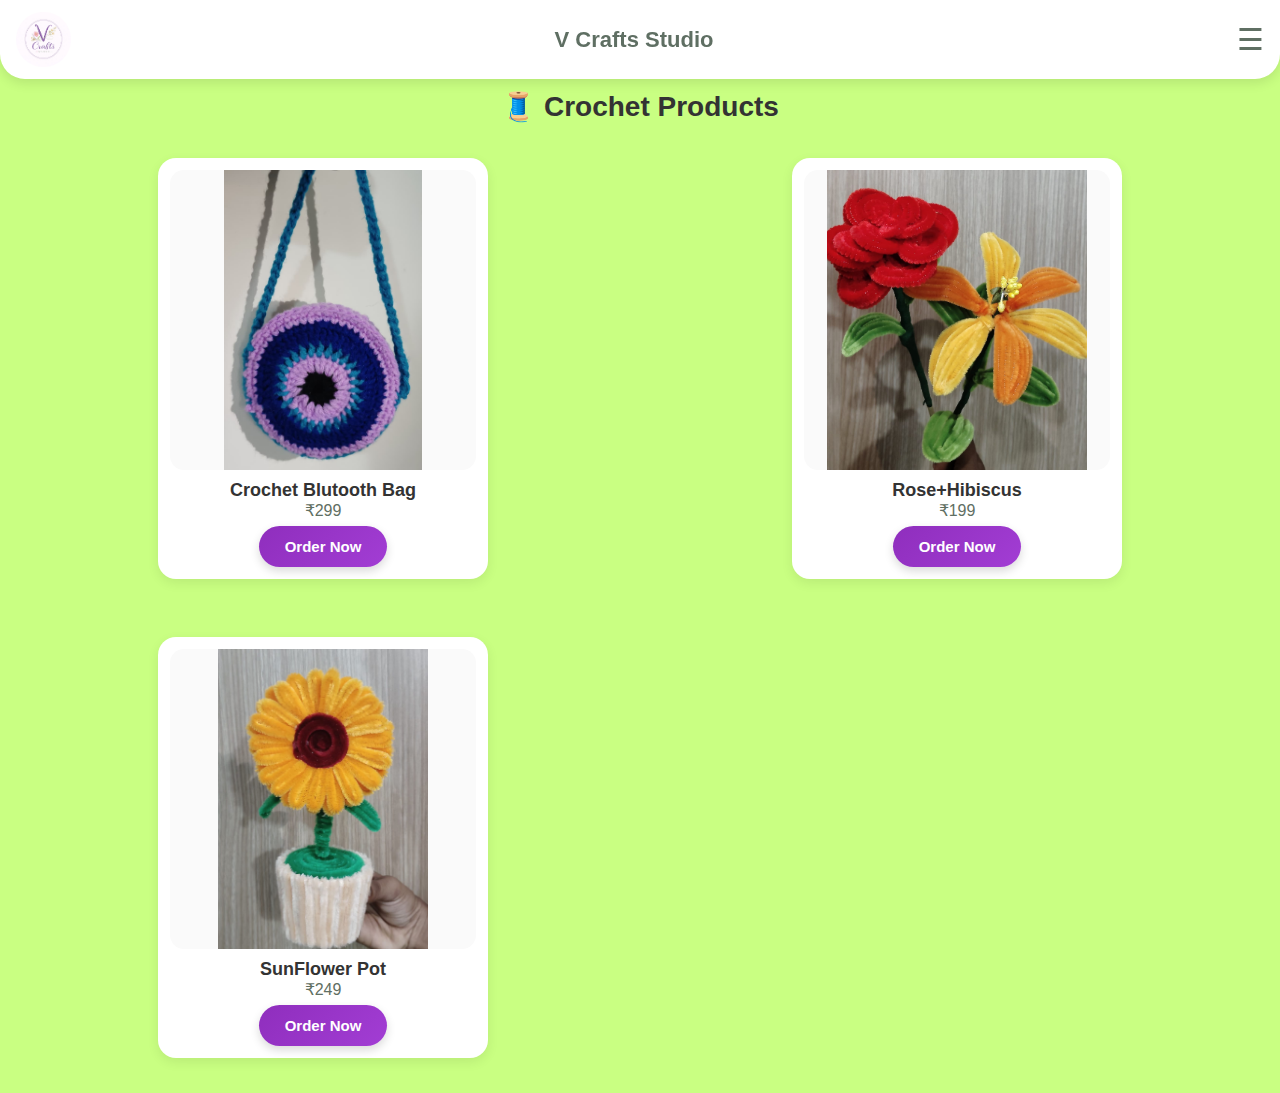
<file: crochet-products.html>
<!DOCTYPE html>
<html lang="en">
<head>
  <meta charset="UTF-8">
    <meta name="viewport" content="width=device-width, initial-scale=1.0">
  <title>Crochet Products | V Crafts Studio</title>
  <link rel="stylesheet" href="style.css">
</head>

<body>

<header class="mobile-header">

  <img src="images/logo.png" class="mobile-logo">

  <div class="center-title">V Crafts Studio</div>

  <!-- HAMBURGER ICON -->
  <div class="hamburger" onclick="toggleMenu()">☰</div>

</header>

<!-- DROPDOWN MENU -->
<nav id="dropdown" class="dropdown-menu">
  <a href="index.html#shop">🛍 Shop</a>
  <a href="index.html#play">🧩 Play</a>
  <a href="index.html#order">🛒 Order</a>
  <a href="index.html#contact">✉ Contact</a>
  <a href="reviews.html" class="btn reviews-btn">⭐ Reviews</a>
</nav>
<!-- PAGE TITLE -->
<h2 class="page-title">🧵 Crochet Products</h2>

<!-- PRODUCTS GRID -->
<div class="products-grid">

  <!-- PRODUCT 1 -->
  <div class="more-product-card">
        <img src="images/p6.jpg.jpeg" class="mp-img">
        <h3 class="mp-name">Crochet Blutooth Bag</h3>
        <p class="mp-price">₹299</p>
        <button class="order-btn" onclick="orderFromOtherPage('Crochet Blutooth Bag', 299)">Order Now</button>
    </div>


    <!-- PRODUCT 2 -->
    <div class="more-product-card">
        <img src="images/p8.jpg.jpeg" class="mp-img">
        <h3 class="mp-name">Rose+Hibiscus</h3>
        <p class="mp-price">₹199</p>
        <button class="order-btn" onclick="orderFromOtherPage('Crochet Blutooth Bag', 199)">Order Now</button>
    </div>

    <!-- PRODUCT 3 -->
    <div class="more-product-card">
        <img src="images/p16.jpg.jpeg" class="mp-img">
        <h3 class="mp-name">SunFlower Pot</h3>
        <p class="mp-price">₹249</p>
        <button class="order-btn" onclick="orderFromOtherPage('SunFlower Pot', 249)">Order Now</button>
    </div>
<script src="productsOrderRedirect.js"></script>

</body>
</html>
</file>
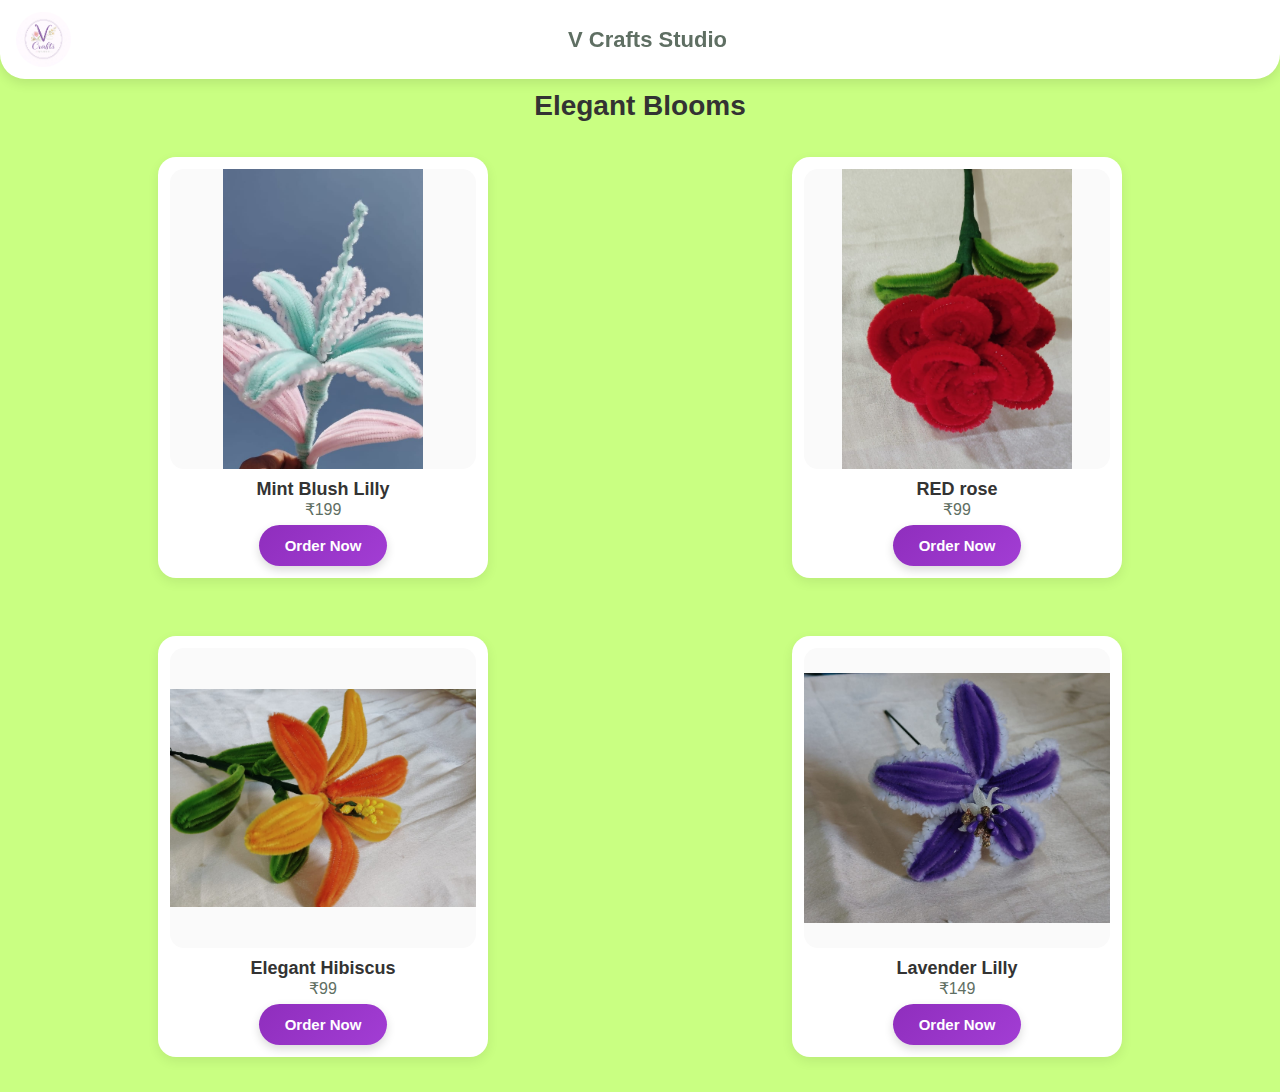
<file: ElegantBlooms.html>
<!DOCTYPE html>
<html lang="en">
<head>
  <meta charset="UTF-8">
    <meta name="viewport" content="width=device-width, initial-scale=1.0">
  <title>Elegant Blooms | V Crafts Studio</title>
  <link rel="stylesheet" href="style.css">
</head>

<body>

<!-- HEADER -->
<header class="mobile-header">

  <img src="images/logo.png" class="mobile-logo">

  <div class="center-title">V Crafts Studio</div>

  <!-- HAMBURGER ICON -->
  <div class="hamburger" onclick="toggleMenu()"></div>

</header>


<!-- PAGE TITLE -->
<h2 class="page-title">Elegant Blooms</h2>

<!-- PRODUCTS GRID -->
<div class="products-grid">

  <!-- PRODUCT 1 -->
    <div class="more-product-card">
        <img src="images/P5.jpeg" class="mp-img">
        <h3 class="mp-name">Mint Blush Lilly</h3>
        <p class="mp-price">₹199</p>
        <button class="order-btn" onclick="orderFromOtherPage('Mint Blush Lilly', 199)">Order Now</button>
    </div>

    <!-- PRODUCT 2 -->
    <div class="more-product-card">
        <img src="images/P4.jpeg" class="mp-img">
        <h3 class="mp-name">RED rose</h3>
        <p class="mp-price">₹99</p>
        <button class="order-btn" onclick="orderFromOtherPage('RED rose', 99)">Order Now</button>
    </div>

    <!-- PRODUCT 3 -->
    <div class="more-product-card">
        <img src="images/P6.jpeg" class="mp-img">
        <h3 class="mp-name">Elegant Hibiscus</h3>
        <p class="mp-price">₹99</p>
        <button class="order-btn" onclick="orderFromOtherPage('Elegant Hibiscus', 99)">Order Now</button>
    </div>

    <div class="more-product-card">
        <img src="images/P7.jpeg" class="mp-img">
        <h3 class="mp-name">Lavender Lilly</h3>
        <p class="mp-price">₹149</p>
        <button class="order-btn" onclick="orderFromOtherPage('Lavender Lilly', 149)">Order Now</button>
    </div>

<script src="productsOrderRedirect.js"></script>

</body>
</html>
</file>
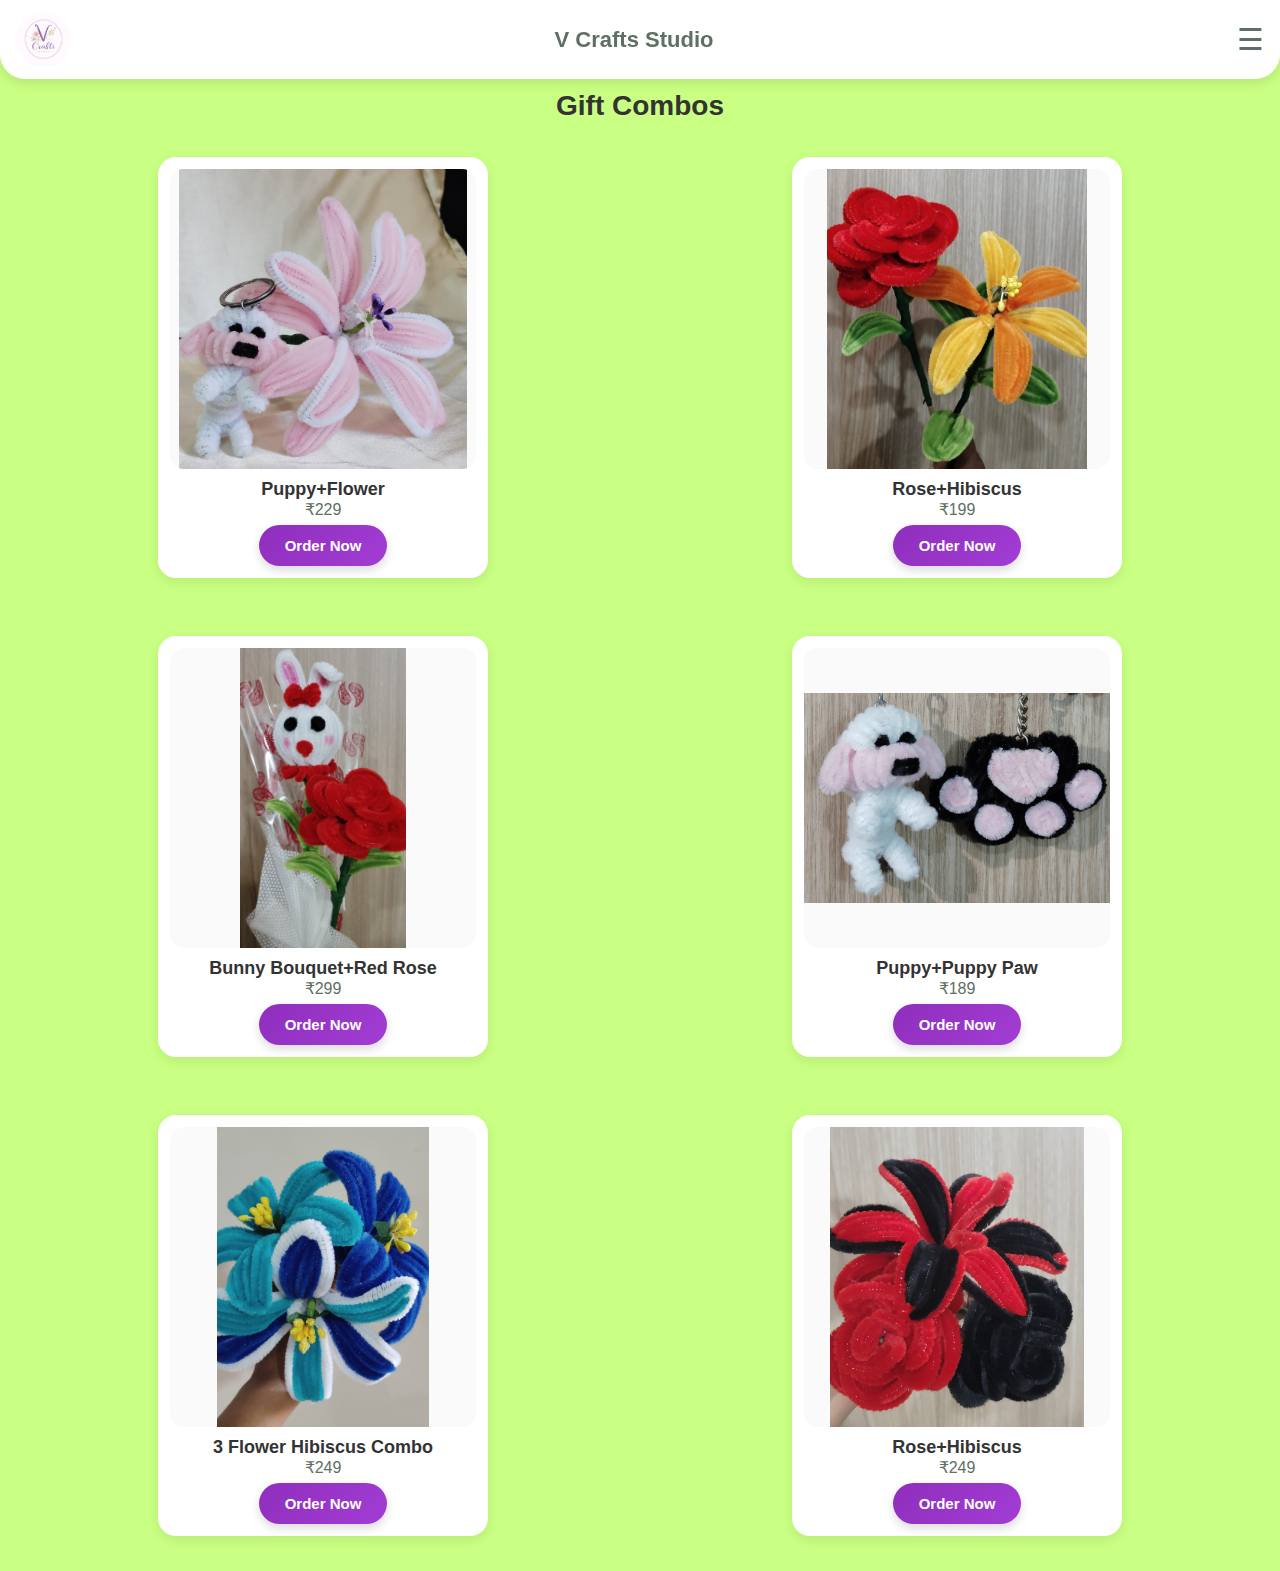
<file: gift-combos.html>
<!DOCTYPE html>
<html lang="en">
<head>
  <meta charset="UTF-8">
    <meta name="viewport" content="width=device-width, initial-scale=1.0">
  <title>Gift Combos | V Crafts Studio</title>
  <link rel="stylesheet" href="style.css">
</head>

<body>

<header class="mobile-header">

  <img src="images/logo.png" class="mobile-logo">

  <div class="center-title">V Crafts Studio</div>

  <!-- HAMBURGER ICON -->
  <div class="hamburger" onclick="toggleMenu()">☰</div>

</header>

<!-- DROPDOWN MENU -->
<nav id="dropdown" class="dropdown-menu">
  <a href="index.html#shop">🛍 Shop</a>
  <a href="index.html#play">🧩 Play</a>
  <a href="index.html#order">🛒 Order</a>
  <a href="index.html#contact">✉ Contact</a>
  <a href="reviews.html" class="btn reviews-btn">⭐ Reviews</a>
</nav>

<!-- PAGE TITLE -->
<h2 class="page-title">Gift Combos</h2>

<!-- PRODUCTS GRID -->
<div class="products-grid">

  <!-- PRODUCT 1 -->
    <div class="more-product-card">
        <img src="images/p7.jpg.jpeg" class="mp-img">
        <h3 class="mp-name">Puppy+Flower</h3>
        <p class="mp-price">₹229</p>
        <button class="order-btn" onclick="orderFromOtherPage('Puppy+Flower', 229)">Order Now</button>
    </div>

    <!-- PRODUCT 2 -->
    <div class="more-product-card">
        <img src="images/p8.jpg.jpeg" class="mp-img">
        <h3 class="mp-name">Rose+Hibiscus</h3>
        <p class="mp-price">₹199</p>
        <button class="order-btn" onclick="orderFromOtherPage('Rose+Hibiscus', 199)">Order Now</button>
    </div>

    <!-- PRODUCT 3 -->
    <div class="more-product-card">
        <img src="images/p9.jpg.jpeg" class="mp-img">
        <h3 class="mp-name">Bunny Bouquet+Red Rose</h3>
        <p class="mp-price">₹299</p>
        <button class="order-btn" onclick="orderFromOtherPage('Bunny Bouquet+Red Rose', 299)">Order Now</button>
    </div>

    <div class="more-product-card">
        <img src="images/p10.jpg.jpeg" class="mp-img">
        <h3 class="mp-name">Puppy+Puppy Paw</h3>
        <p class="mp-price">₹189</p>
        <button class="order-btn" onclick="orderFromOtherPage('Puppy+Puppy Paw', 189)">Order Now</button>
    </div>

    <div class="more-product-card">
        <img src="images/p11.jpg.jpeg" class="mp-img">
        <h3 class="mp-name">3 Flower Hibiscus Combo</h3>
        <p class="mp-price">₹249</p>
        <button class="order-btn" onclick="orderFromOtherPage('3 Flower Hibiscus Combo', 249)">Order Now</button>
    </div>

    <div class="more-product-card">
        <img src="images/p12.jpg.jpeg" class="mp-img">
        <h3 class="mp-name">Rose+Hibiscus</h3>
        <p class="mp-price">₹249</p>
        <button class="order-btn" onclick="orderFromOtherPage('Rose+Hibiscus', 249)">Order Now</button>
    </div>

<script src="productsOrderRedirect.js"></script>

</div>
</body>
</html>
</file>
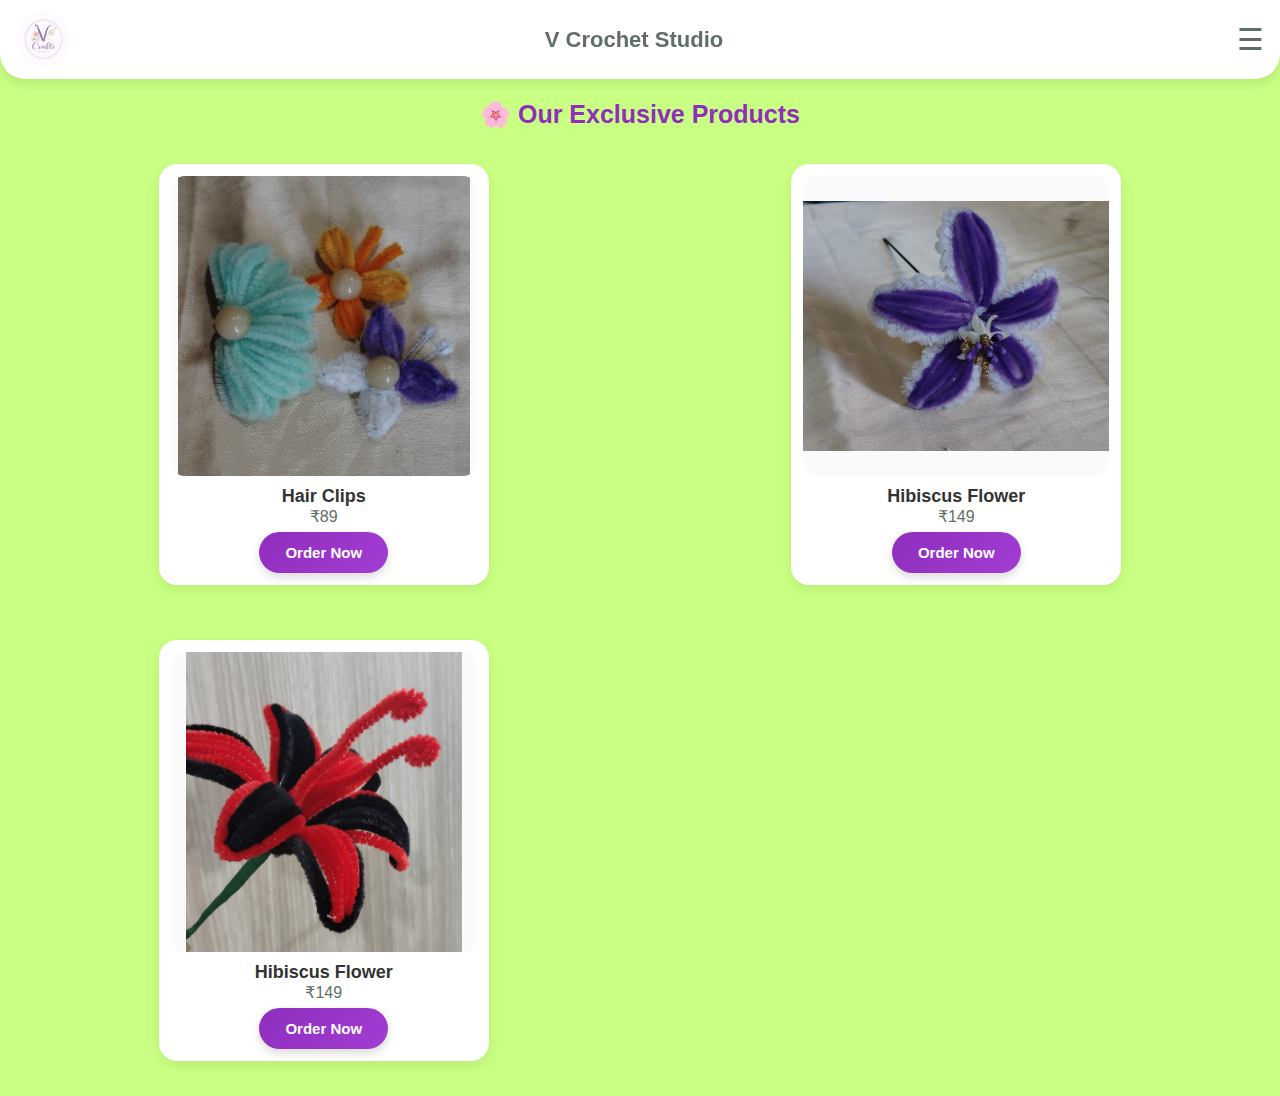
<file: more-products.html>
<!DOCTYPE html>
<html lang="en">
<head>
    <meta charset="UTF-8">
    <meta name="viewport" content="width=device-width, initial-scale=1.0">
    <title>More Products - V Crafts Studio</title>
    <link rel="stylesheet" href="style.css">
</head>

<body id="moreProductsPage">

<!-- SAME HEADER -->
<div class="mobile-header">
    <img src="images/logo.png" class="mobile-logo">
    <h2 class="center-title">V Crochet Studio</h2>
    <div class="hamburger" onclick="toggleMenu()">☰</div>
</div>

<div id="dropdown" class="dropdown-menu">
    <a href="index.html">Home</a>
    <a href="more-products.html">More Products</a>
    <a href="reviews.html">Reviews</a>
    <a href="https://wa.me/916360693160">WhatsApp</a>
</div>

<h1 class="extra-title">🌸 Our Exclusive Products </h1>

<!-- PRODUCT GRID -->
<div class="more-products-grid">

    <!-- PRODUCT 1 -->
    <div class="more-product-card">
        <img src="images/p18.jpg.jpeg" class="mp-img">
        <h3 class="mp-name">Hair Clips</h3>
        <p class="mp-price">₹89</p>
        <button class="order-btn" onclick="orderFromOtherPage('Hair Clips', 89)">Order Now</button>
    </div>

    <!-- PRODUCT 2 -->
    <div class="more-product-card">
        <img src="images/p19.jpg.jpeg" class="mp-img">
        <h3 class="mp-name">Hibiscus Flower</h3>
        <p class="mp-price">₹149</p>
        <button class="order-btn" onclick="orderFromOtherPage('Hibiscus Flower', 149)">Order Now</button>
    </div>
        
    <!-- PRODUCT 3 -->
    <div class="more-product-card">
        <img src="images/p20.jpg.jpeg" class="mp-img">
        <h3 class="mp-name">Hibiscus Flower</h3>
        <p class="mp-price">₹149</p>
        <button class="order-btn" onclick="orderFromOtherPage('Hibiscus Flower', 149)">Order Now</button>
    </div>

</div>

<script src="productsOrderRedirect.js"></script>

<link rel="stylesheet" href="style.css">
</body>
</html>
</file>
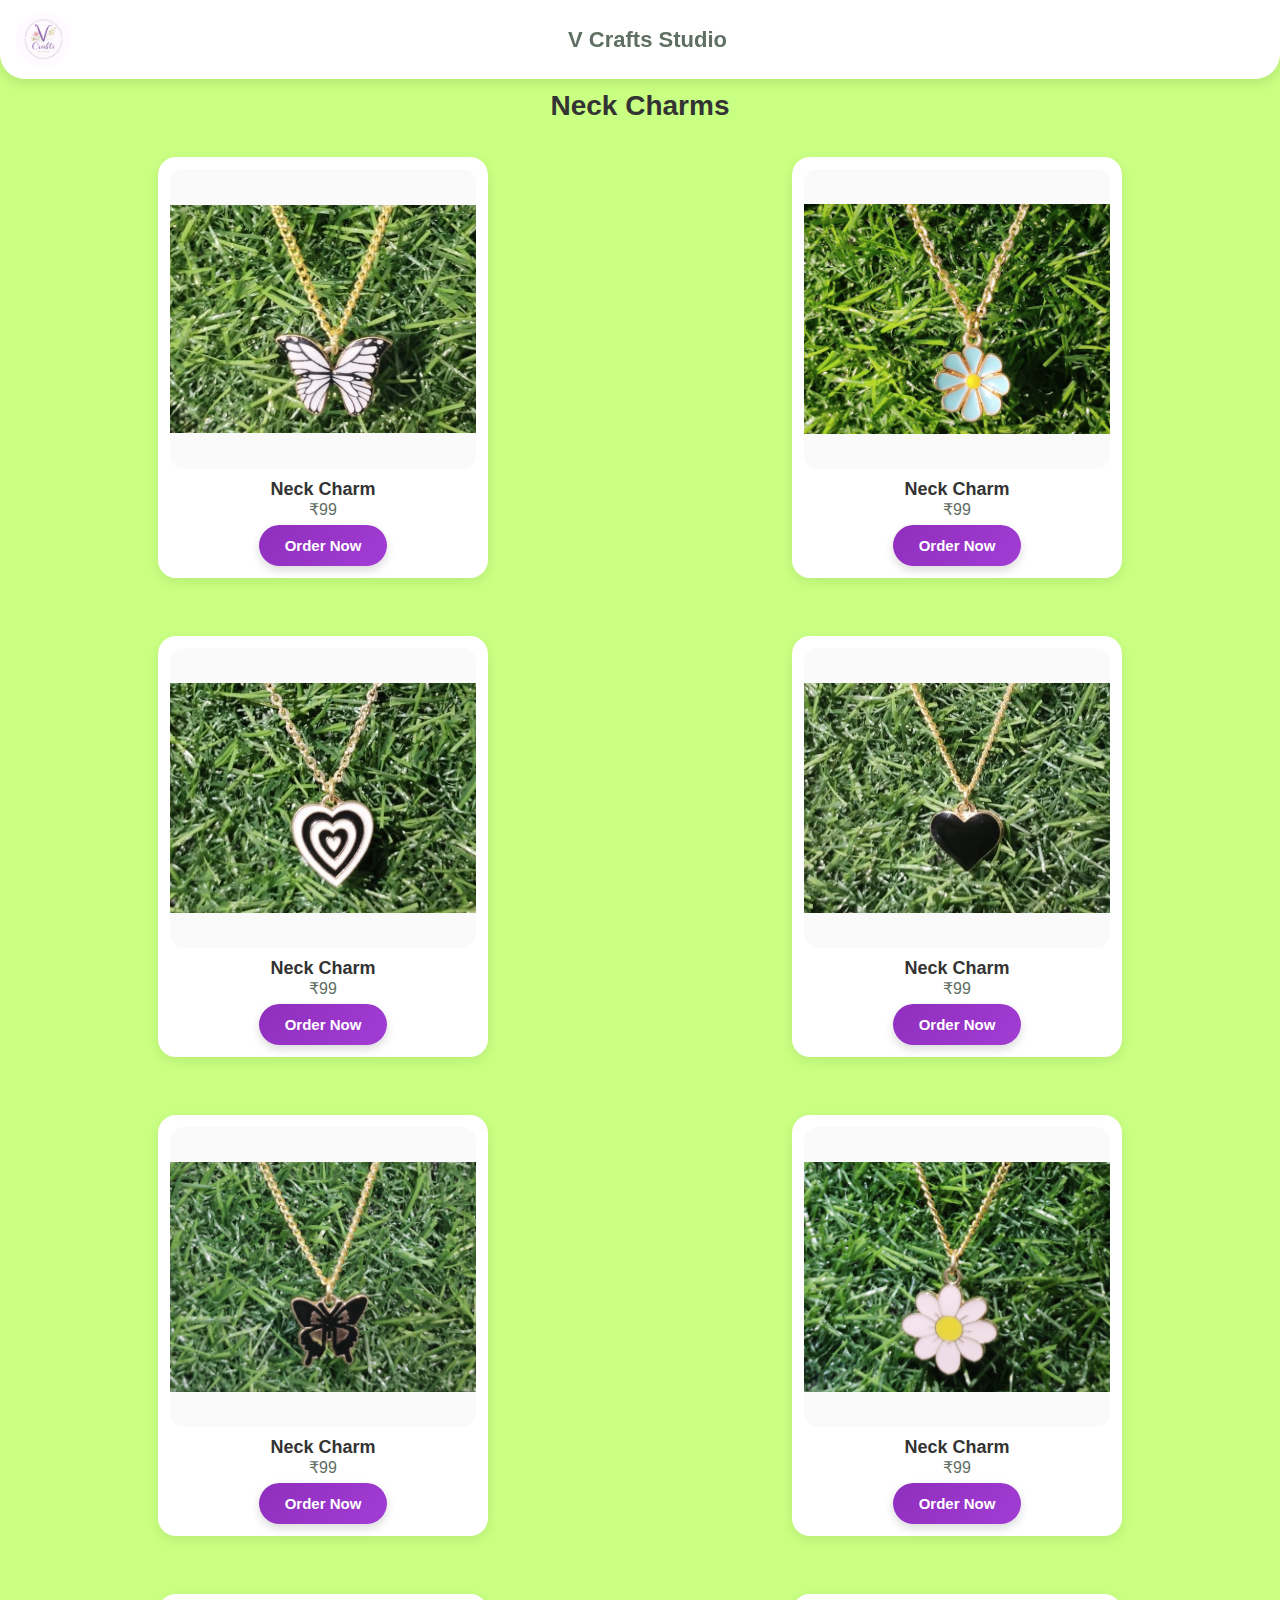
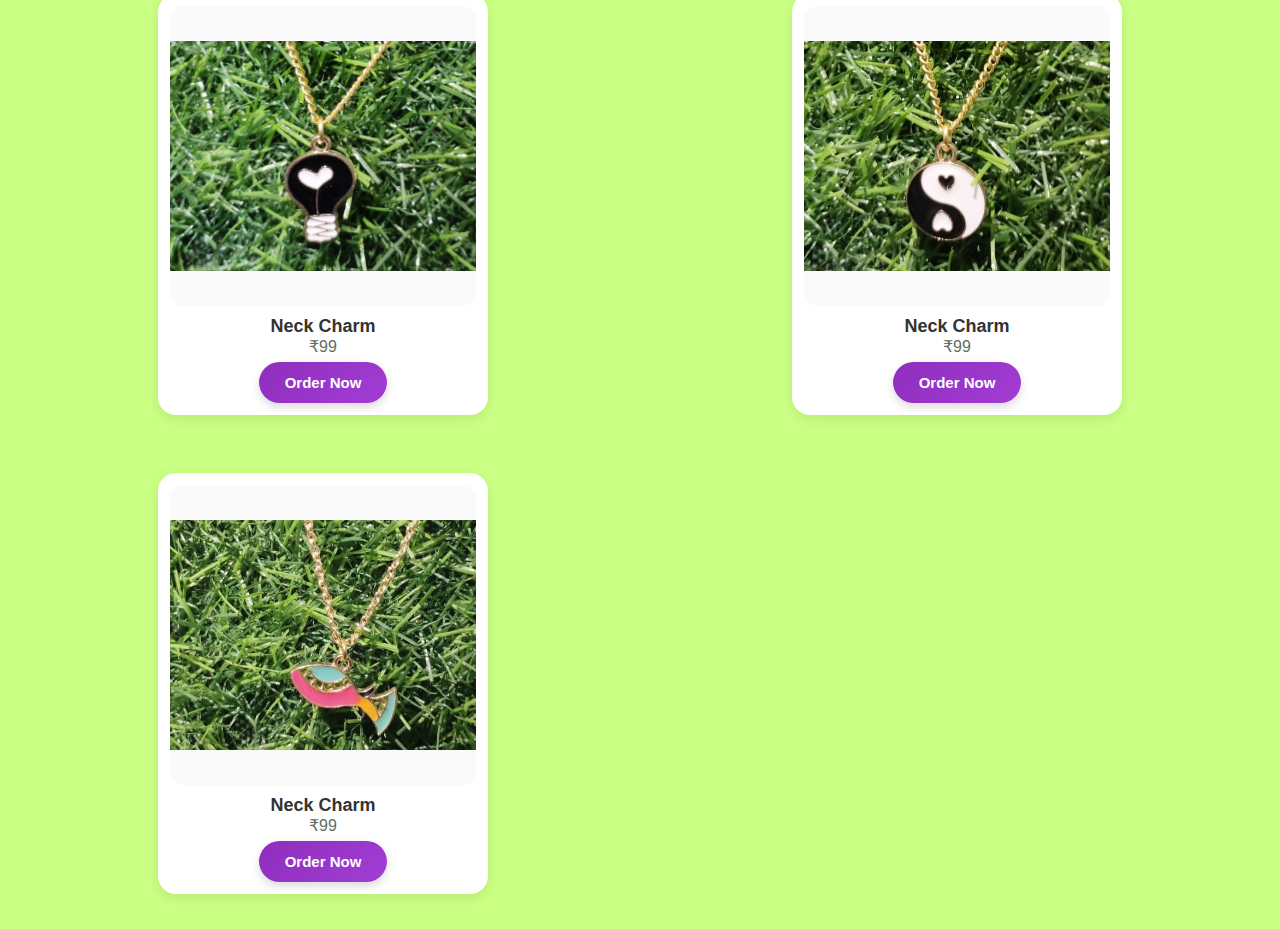
<file: NeckCharms.html>
<!DOCTYPE html>
<html lang="en">
<head>
  <meta charset="UTF-8">
    <meta name="viewport" content="width=device-width, initial-scale=1.0">
  <title>Neck Charms | V Crafts Studio</title>
  <link rel="stylesheet" href="style.css">
</head>

<body>

<header class="mobile-header">

  <img src="images/logo.png" class="mobile-logo">

  <div class="center-title">V Crafts Studio</div>

  <!-- HAMBURGER ICON -->
  <div class="hamburger" onclick="toggleMenu()"></div>

</header>


<!-- PAGE TITLE -->
<h2 class="page-title">Neck Charms</h2>

<!-- PRODUCTS GRID -->
<div class="products-grid">

  <!-- PRODUCT 1 -->
  <div class="more-product-card">
        <img src="images/C1.jpeg" class="mp-img">
        <h3 class="mp-name">Neck Charm</h3>
        <p class="mp-price">₹99</p>
        <button class="order-btn" onclick="orderFromOtherPage('Neck Charm', 99)">Order Now</button>
    </div>


    <!-- PRODUCT 2 -->
    <div class="more-product-card">
        <img src="images/C2.jpeg" class="mp-img">
        <h3 class="mp-name">Neck Charm</h3>
        <p class="mp-price">₹99</p>
        <button class="order-btn" onclick="orderFromOtherPage('Neck Charm', 99)">Order Now</button>
    </div>

    <!-- PRODUCT 3 -->
    <div class="more-product-card">
        <img src="images/C3.jpeg" class="mp-img">
        <h3 class="mp-name">Neck Charm</h3>
        <p class="mp-price">₹99</p>
        <button class="order-btn" onclick="orderFromOtherPage('Neck Charm', 99)">Order Now</button>
    </div>

    <!-- PRODUCT 4 -->
    <div class="more-product-card">
        <img src="images/C4.jpeg" class="mp-img">
        <h3 class="mp-name">Neck Charm</h3>
        <p class="mp-price">₹99</p>
        <button class="order-btn" onclick="orderFromOtherPage('Neck Charm', 99)">Order Now</button>
    </div>

    <!-- PRODUCT 5 -->
    <div class="more-product-card">
        <img src="images/C5.jpeg" class="mp-img">
        <h3 class="mp-name">Neck Charm</h3>
        <p class="mp-price">₹99</p>
        <button class="order-btn" onclick="orderFromOtherPage('Neck Charm', 99)">Order Now</button>
    </div>

    <!-- PRODUCT 6 -->
    <div class="more-product-card">
        <img src="images/C6.jpeg" class="mp-img">
        <h3 class="mp-name">Neck Charm</h3>
        <p class="mp-price">₹99</p>
        <button class="order-btn" onclick="orderFromOtherPage('Neck Charm', 99)">Order Now</button>
    </div>

    <!-- PRODUCT 8 -->
    <div class="more-product-card">
        <img src="images/C7.jpeg" class="mp-img">
        <h3 class="mp-name">Neck Charm</h3>
        <p class="mp-price">₹99</p>
        <button class="order-btn" onclick="orderFromOtherPage('Neck Charm', 99)">Order Now</button>
    </div>

    <!-- PRODUCT 3 -->
    <div class="more-product-card">
        <img src="images/C8.jpeg" class="mp-img">
        <h3 class="mp-name">Neck Charm</h3>
        <p class="mp-price">₹99</p>
        <button class="order-btn" onclick="orderFromOtherPage('Neck Charm', 99)">Order Now</button>
    </div>

    <!-- PRODUCT 3 -->
    <div class="more-product-card">
        <img src="images/C9.jpeg" class="mp-img">
        <h3 class="mp-name">Neck Charm</h3>
        <p class="mp-price">₹99</p>
        <button class="order-btn" onclick="orderFromOtherPage('Neck Charm', 99)">Order Now</button>
    </div>

<script src="productsOrderRedirect.js"></script>

</body>
</html>
</file>
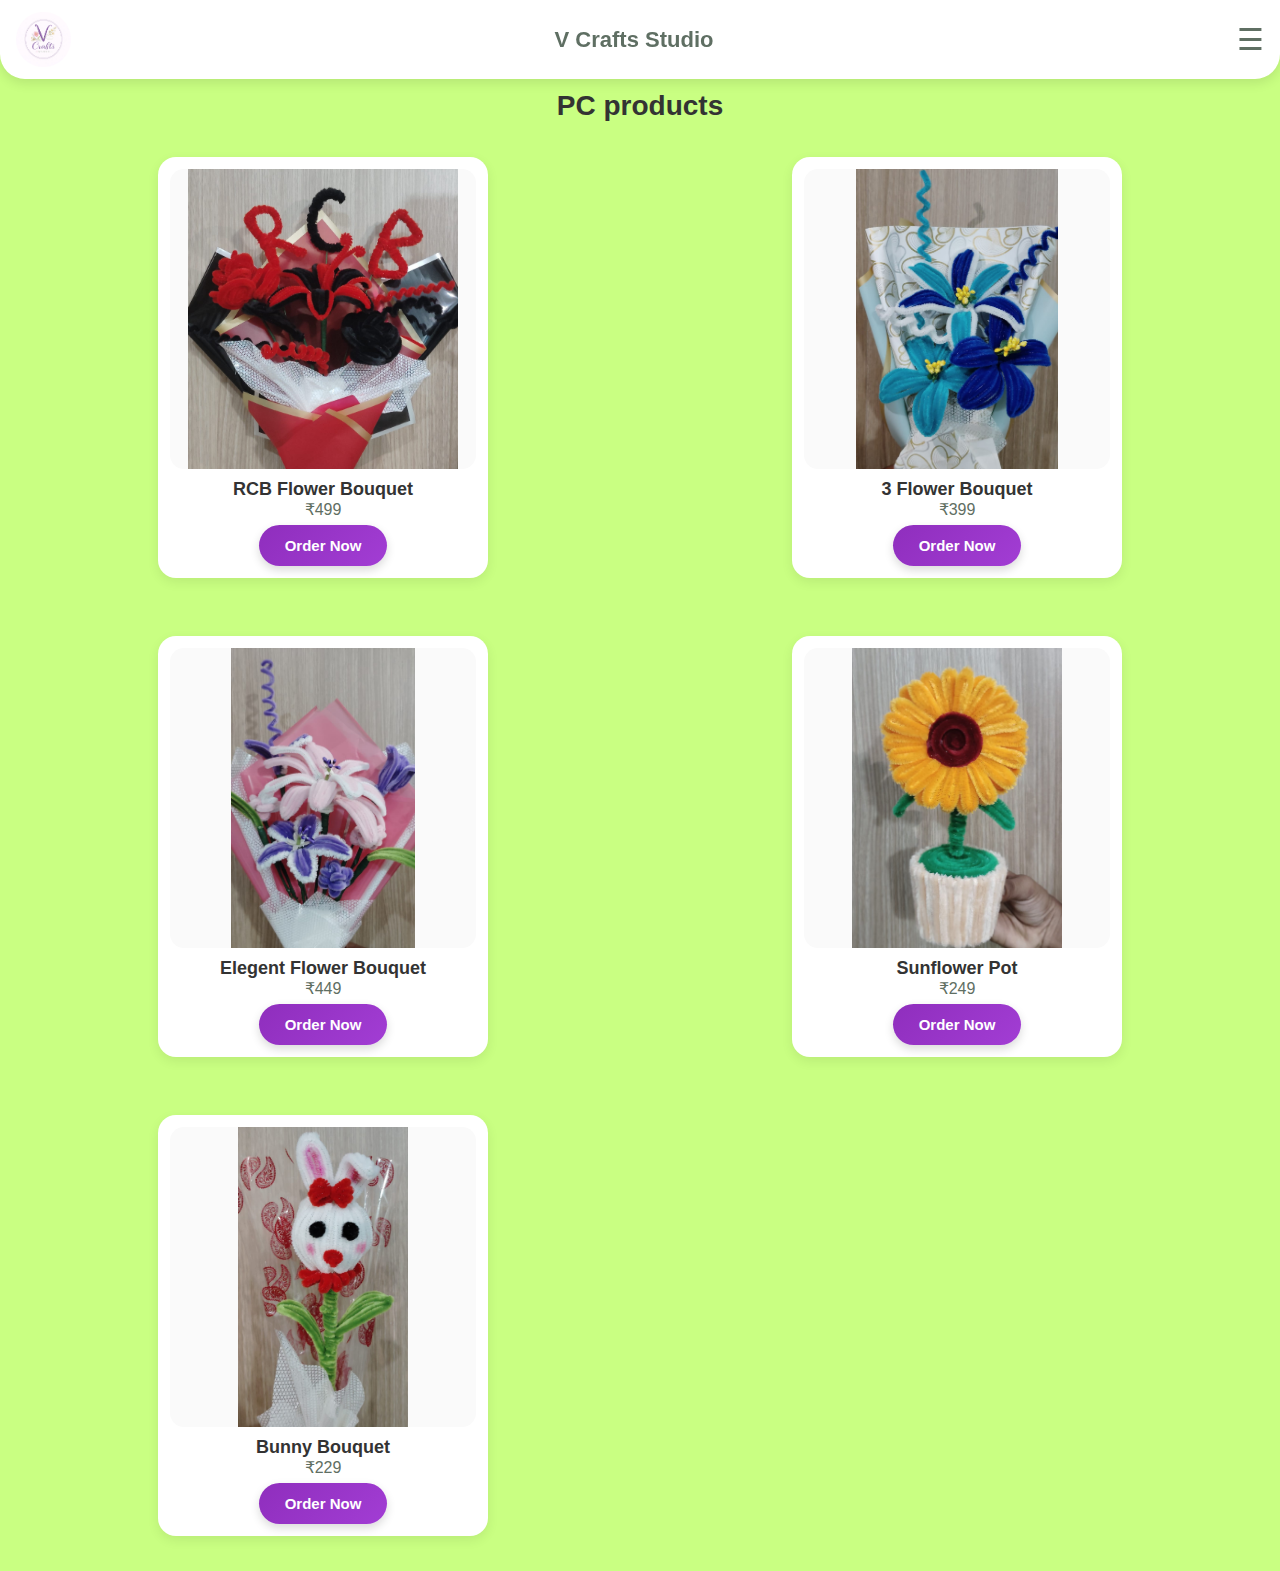
<file: pc-products.html>
<!DOCTYPE html>
<html lang="en">
<head>
  <meta charset="UTF-8">
    <meta name="viewport" content="width=device-width, initial-scale=1.0">
  <title>PC products | V Crafts Studio</title>
  <link rel="stylesheet" href="style.css">
</head>

<body>

<!-- HEADER -->
<header class="mobile-header">

  <img src="images/logo.png" class="mobile-logo">

  <div class="center-title">V Crafts Studio</div>

  <!-- HAMBURGER ICON -->
  <div class="hamburger" onclick="toggleMenu()">☰</div>

</header>

<!-- DROPDOWN MENU -->
<nav id="dropdown" class="dropdown-menu">
  <a href="index.html#shop">🛍 Shop</a>
  <a href="index.html#play">🧩 Play</a>
  <a href="index.html#order">🛒 Order</a>
  <a href="index.html#contact">✉ Contact</a>
  <a href="reviews.html" class="btn reviews-btn">⭐ Reviews</a>
</nav>

<!-- PAGE TITLE -->
<h2 class="page-title">PC products</h2>

<!-- PRODUCTS GRID -->
<div class="products-grid">

  <!-- PRODUCT 1 -->
    <div class="more-product-card">
        <img src="images/p13.jpg.jpeg" class="mp-img">
        <h3 class="mp-name">RCB Flower Bouquet</h3>
        <p class="mp-price">₹499</p>
        <button class="order-btn" onclick="orderFromOtherPage('RCB Flower Bouquet', 499)">Order Now</button>
    </div>

    <!-- PRODUCT 2 -->
    <div class="more-product-card">
        <img src="images/p14.jpg.jpeg" class="mp-img">
        <h3 class="mp-name">3 Flower Bouquet</h3>
        <p class="mp-price">₹399</p>
        <button class="order-btn" onclick="orderFromOtherPage('3 Flower Bouquet', 399)">Order Now</button>
    </div>

    <!-- PRODUCT 3 -->
    <div class="more-product-card">
        <img src="images/p15.jpg.jpeg" class="mp-img">
        <h3 class="mp-name">Elegent Flower Bouquet</h3>
        <p class="mp-price">₹449</p>
        <button class="order-btn" onclick="orderFromOtherPage('Elegent Flower Bouquet', 449)">Order Now</button>
    </div>

    <div class="more-product-card">
        <img src="images/p16.jpg.jpeg" class="mp-img">
        <h3 class="mp-name">Sunflower Pot</h3>
        <p class="mp-price">₹249</p>
        <button class="order-btn" onclick="orderFromOtherPage('Sunflower Pot', 249)">Order Now</button>
    </div>

    <div class="more-product-card">
        <img src="images/p17.jpg.jpeg" class="mp-img">
        <h3 class="mp-name">Bunny Bouquet</h3>
        <p class="mp-price">₹229</p>
        <button class="order-btn" onclick="orderFromOtherPage('Bunny Bouquet', 229)">Order Now</button>
    </div>

<script src="productsOrderRedirect.js"></script>

</body>
</html>
</file>
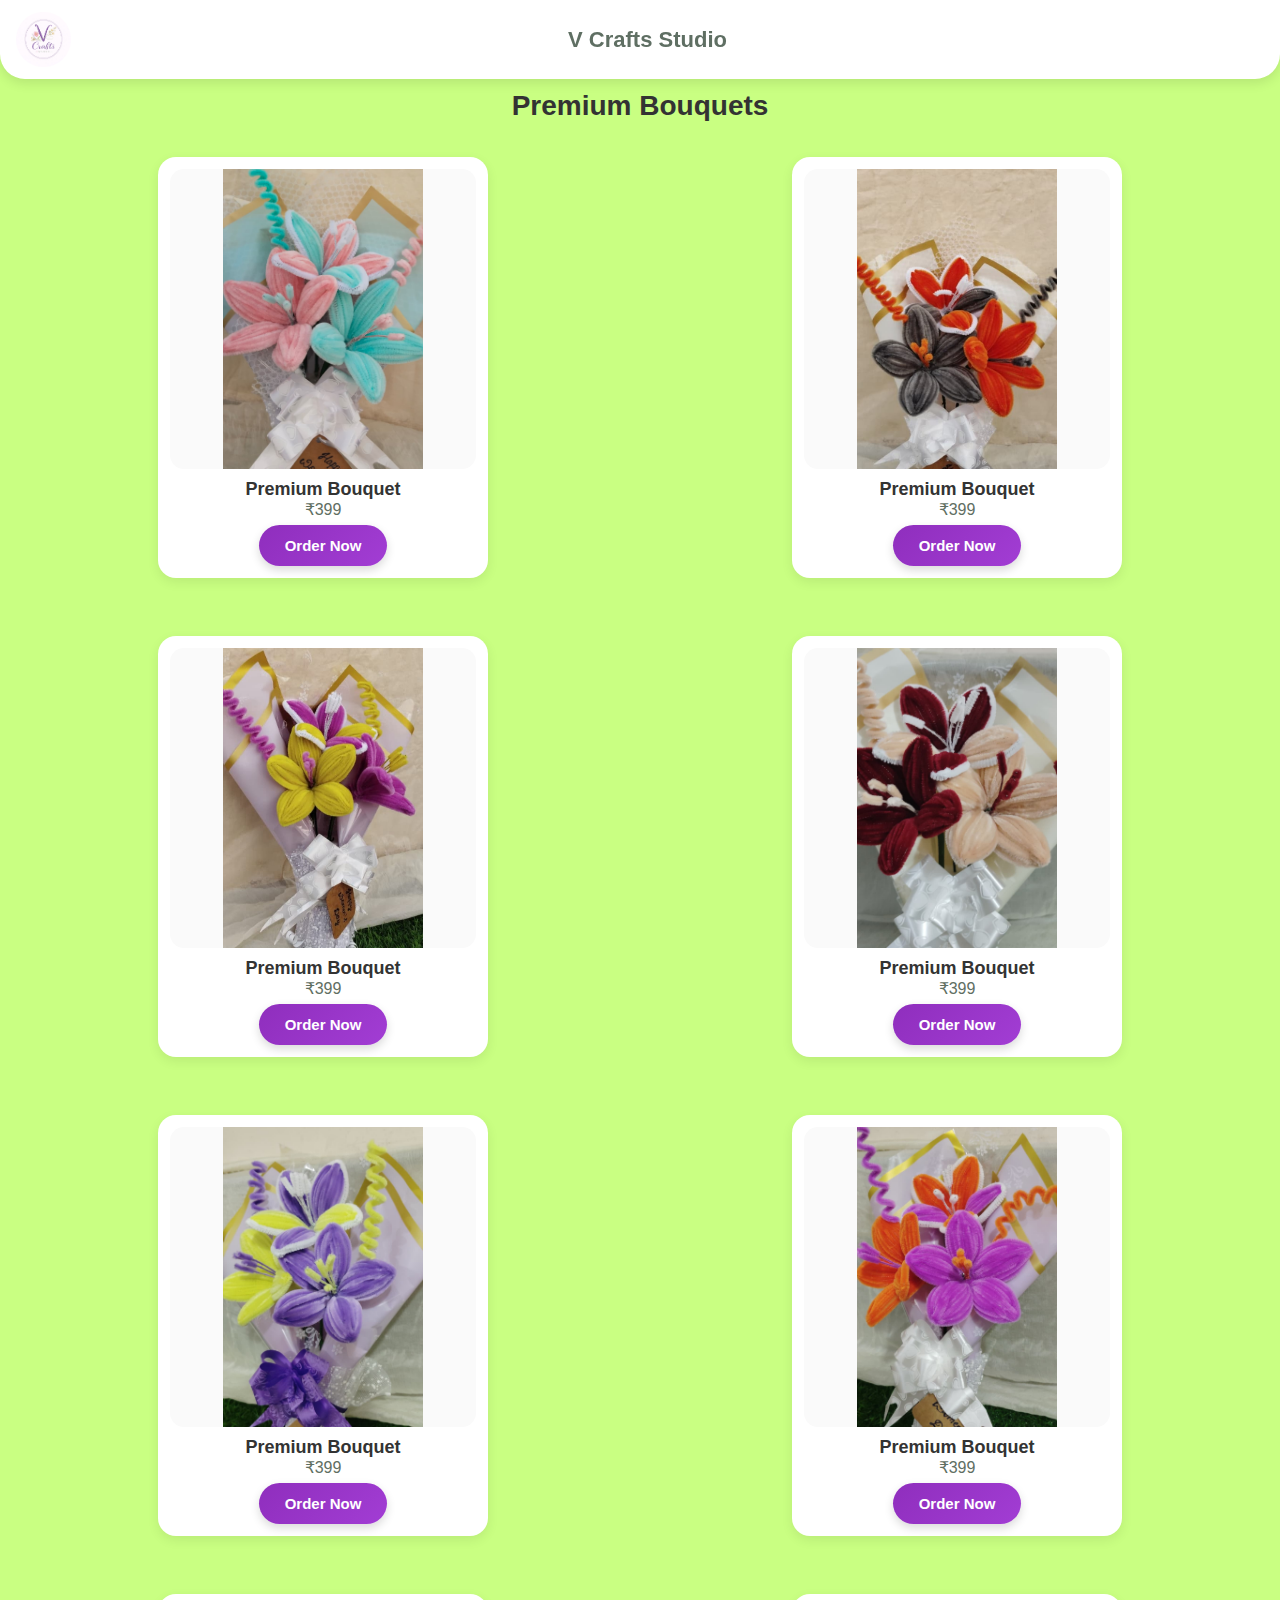
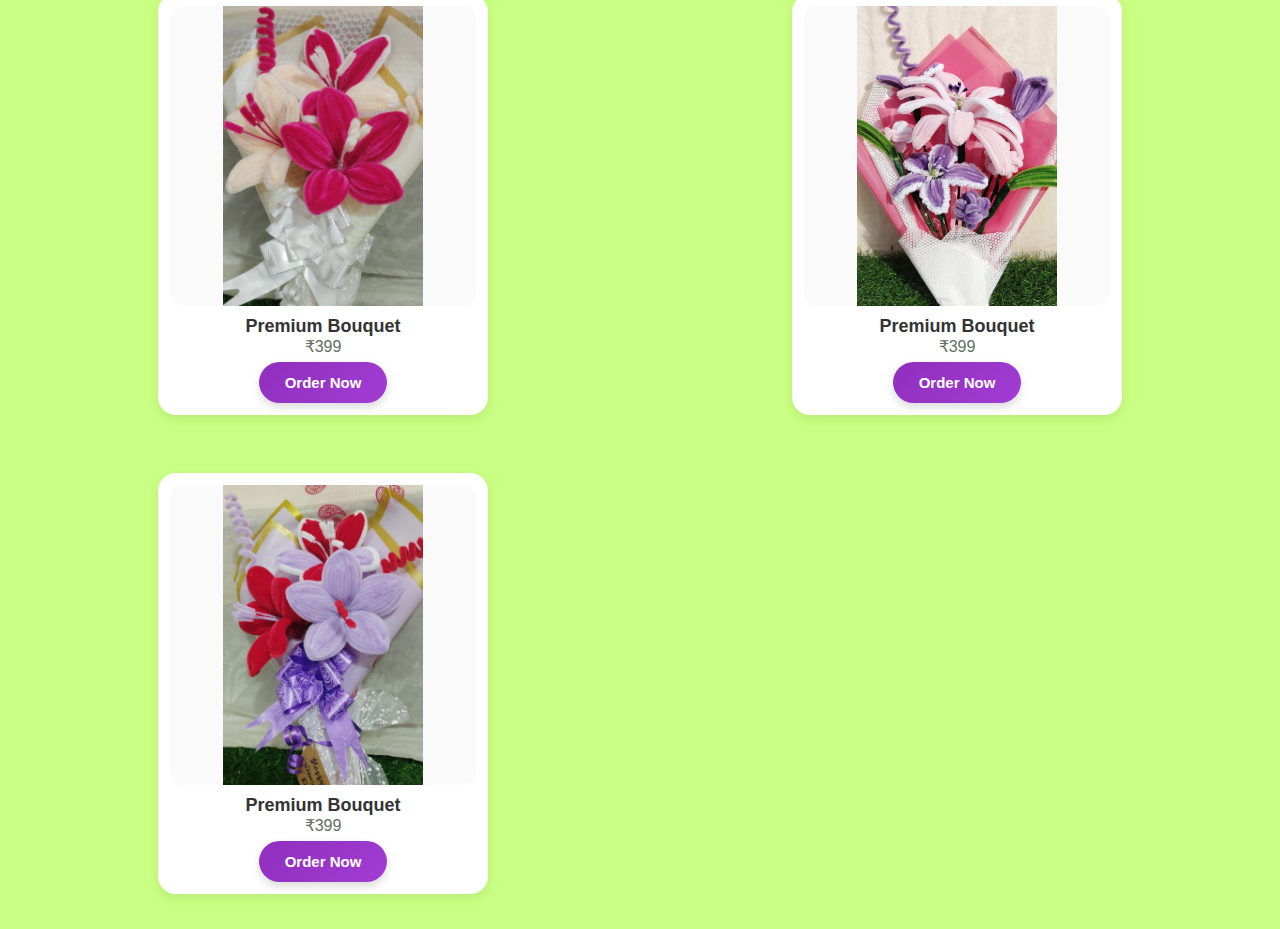
<file: PremiumBouquets.html>
<!DOCTYPE html>
<html lang="en">
<head>
  <meta charset="UTF-8">
    <meta name="viewport" content="width=device-width, initial-scale=1.0">
  <title>Premium Bouquets | V Crafts Studio</title>
  <link rel="stylesheet" href="style.css">
</head>

<body>

<header class="mobile-header">

  <img src="images/logo.png" class="mobile-logo">

  <div class="center-title">V Crafts Studio</div>

  <!-- HAMBURGER ICON -->
  <div class="hamburger" onclick="toggleMenu()"></div>

</header>



<!-- PAGE TITLE -->
<h2 class="page-title">Premium Bouquets</h2>

<!-- PRODUCTS GRID -->
<div class="products-grid">

  <!-- PRODUCT 1 -->
    <div class="more-product-card">
        <img src="images/B1.jpeg" class="mp-img">
        <h3 class="mp-name">Premium Bouquet</h3>
        <p class="mp-price">₹399</p>
        <button class="order-btn" onclick="orderFromOtherPage('Premium Bouquet', 399)">Order Now</button>
    </div>

    <!-- PRODUCT 2 -->
    <div class="more-product-card">
        <img src="images/B2.jpeg" class="mp-img">
        <h3 class="mp-name">Premium Bouquet</h3>
        <p class="mp-price">₹399</p>
        <button class="order-btn" onclick="orderFromOtherPage('Premium Bouquet', 399)">Order Now</button>
    </div>

    <!-- PRODUCT 3 -->
    <div class="more-product-card">
        <img src="images/B3.jpeg" class="mp-img">
        <h3 class="mp-name">Premium Bouquet</h3>
        <p class="mp-price">₹399</p>
        <button class="order-btn" onclick="orderFromOtherPage('Premium Bouquet', 399)">Order Now</button>
    </div>

    <div class="more-product-card">
        <img src="images/B4.jpeg" class="mp-img">
        <h3 class="mp-name">Premium Bouquet</h3>
        <p class="mp-price">₹399</p>
        <button class="order-btn" onclick="orderFromOtherPage('Premium Bouquet', 399)">Order Now</button>
    </div>

    <div class="more-product-card">
        <img src="images/B5.jpeg" class="mp-img">
        <h3 class="mp-name">Premium Bouquet</h3>
        <p class="mp-price">₹399</p>
        <button class="order-btn" onclick="orderFromOtherPage('Premium Bouquet', 399)">Order Now</button>
    </div>

    <div class="more-product-card">
        <img src="images/B6.jpeg" class="mp-img">
        <h3 class="mp-name">Premium Bouquet</h3>
        <p class="mp-price">₹399</p>
        <button class="order-btn" onclick="orderFromOtherPage('Premium Bouquet', 399)">Order Now</button>
    </div>

    <div class="more-product-card">
        <img src="images/B7.jpeg" class="mp-img">
        <h3 class="mp-name">Premium Bouquet</h3>
        <p class="mp-price">₹399</p>
        <button class="order-btn" onclick="orderFromOtherPage('Premium Bouquet', 399)">Order Now</button>
    </div>

    <div class="more-product-card">
        <img src="images/B8.jpeg" class="mp-img">
        <h3 class="mp-name">Premium Bouquet</h3>
        <p class="mp-price">₹399</p>
        <button class="order-btn" onclick="orderFromOtherPage('Premium Bouquet', 399)">Order Now</button>
    </div>

    <div class="more-product-card">
        <img src="images/B9.jpeg" class="mp-img">
        <h3 class="mp-name">Premium Bouquet</h3>
        <p class="mp-price">₹399</p>
        <button class="order-btn" onclick="orderFromOtherPage('Premium Bouquet', 399)">Order Now</button>
    </div>

<script src="productsOrderRedirect.js"></script>

</div>
</body>
</html>
</file>
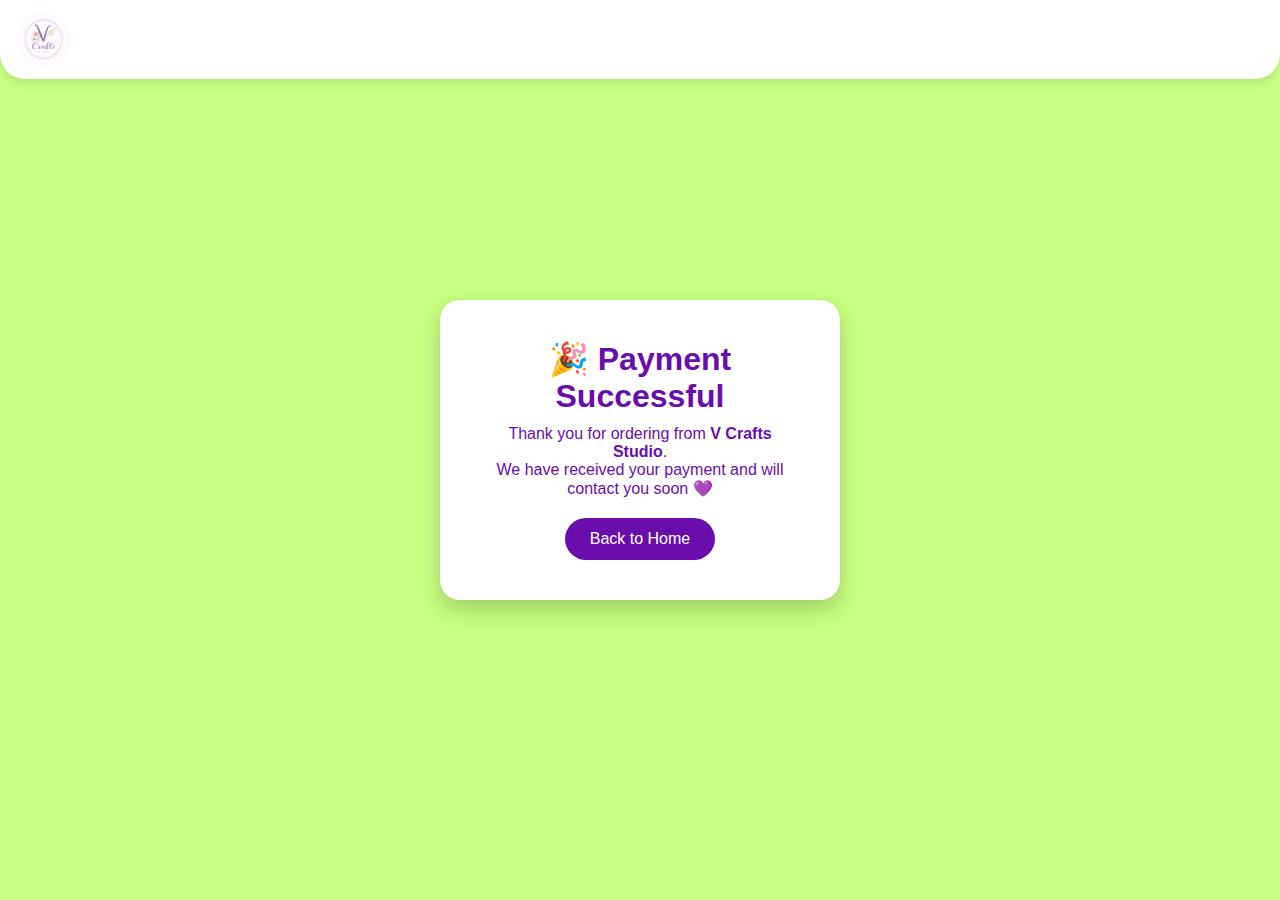
<file: thankyou.html>
<!DOCTYPE html>
<html>
<head>
<title>Thank You | V Crafts Studio</title>
<meta name="viewport" content="width=device-width, initial-scale=1.0">
<header class="mobile-header">

  <img src="images/logo.png" class="mobile-logo">

  <div class="center-title">V Crafts Studio</div>
<link rel="stylesheet" href="style.css">
</header>
<style>
    
body{
    margin:0;
    font-family:Arial, sans-serif;
    background: linear-gradient(135deg, #c9ff82);
    display:flex;
    justify-content:center;
    align-items:center;
    height:100vh;
    text-align:center;
    color:white;
}

.box{
    background:white;
    color:#6a0dad;
    padding:40px;
    border-radius:20px;
    width:90%;
    max-width:400px;
    box-shadow:0 10px 25px rgba(0,0,0,0.2);
}

h1{
    margin-bottom:10px;
}

p{
    font-size:16px;
}

.button{
    margin-top:20px;
    padding:12px 25px;
    background:#6a0dad;
    color:white;
    text-decoration:none;
    border-radius:30px;
    display:inline-block;
}
</style>
</head>

<body>

<div class="box">
    <h1>🎉 Payment Successful</h1>
    <p>Thank you for ordering from <b>V Crafts Studio</b>.</p>
    <p>We have received your payment and will contact you soon 💜</p>

    <a href="index.html" class="button">Back to Home</a>
</div>

</body>
</html>
</file>
<file: style.css>
/* ========== Global Reset ========== */
* {
    margin: 0;
    padding: 0;
    box-sizing: border-box;
}

body {
    background: #c9ff82;
    font-family: "Segoe UI", sans-serif;
    margin-top: 90px;
    color: #5f6f63;
}

.section {
    padding: 50px 20px;
    text-align: center;
}

/* ========== Divider ========== */
.divider {
    width: 100%;
    text-align: center;
    margin: 10px auto;
}

.divider::after {
    content: "🧶────────🤍────────🧶";
    font-size: 22px;
    opacity: 0.8;
}
/* PREMIUM ANIMATED CROCHET DIVIDER */
.magic-crochet-divider {
    width: 100%;
    display: flex;
    align-items: center;
    margin: 45px 0;
    padding: 8px 0;
}

/* Rolling Yarn Ball */
.yarn {
    font-size: 48px;
    margin-right: 10px;
    animation: rollYarn 2.8s infinite ease-in-out;
}

@keyframes rollYarn {
    0% { transform: rotate(0deg); }
    50% { transform: rotate(25deg); }
    100% { transform: rotate(0deg); }
}

/* Needle Animation */
.needle {
    font-size: 42px;
    margin-left: 10px;
    cursor: pointer;
    animation: needleBounce 1.8s infinite ease-in-out;
}

@keyframes needleBounce {
    0% { transform: translateY(0px) rotate(10deg); }
    50% { transform: translateY(-6px) rotate(-10deg); }
    100% { transform: translateY(0px) rotate(10deg); }
}

/* Thread Track */
.thread-track {
    position: relative;
    flex-grow: 1;
    height: 8px;
    background: #e1e8e1;
    border-radius: 20px;
    overflow: hidden;
}

/* Gradient Thread Moving */
.thread-gradient {
    position: absolute;
    height: 8px;
    width: 40%;
    left: -40%;
    border-radius: 20px;

    background: linear-gradient(
        90deg,
        #ffb3c6,
        #b28dff,
        #9be2ff,
        #a1ffce,
        #f6d365
    );

    animation: moveThread 2.5s infinite linear;
}

@keyframes moveThread {
    0% { left: -40%; }
    100% { left: 100%; }
}

/* Sparkles on Thread */
.sparkle {
    position: absolute;
    font-size: 16px;
    opacity: 0.8;
    animation: sparkleMove 2.5s infinite linear;
}

.sparkle1 { top: -12px; left: -20%; }
.sparkle2 { top: 10px; left: -30%; }

@keyframes sparkleMove {
    0% { transform: scale(0.8); opacity: 0.3; left: -20%; }
    50% { transform: scale(1.4); opacity: 1; left: 50%; }
    100% { transform: scale(0.8); opacity: 0.3; left: 120%; }
}

/* ========== Mobile Header ========== */
.mobile-header {
    width: 100%;
    position: fixed;
    top: 0;
    left: 0;
    z-index: 9999;
    background: rgb(255, 255, 255);
    padding: 12px 16px;
    display: flex;
    align-items: center;
    justify-content: space-between;
    border-bottom-left-radius: 25px;
    border-bottom-right-radius: 25px;
    box-shadow: 0 4px 12px rgba(0,0,0,0.1);
}

.mobile-logo {
    width: 55px;
    height: 55px;
    border-radius: 50%;
}

.center-title {
    font-size: 22px;
    font-weight: bold;
    flex-grow: 1;
    text-align: center;
    margin-left: -40px;
}

.hamburger {
    font-size: 30px;
    cursor: pointer;
    color: #5f6f63;
}

/* Dropdown Menu */
.dropdown-menu {
    position: fixed;
    top: 85px;
    right: 15px;
    background: white;
    width: 180px;
    display: none;
    flex-direction: column;
    border-radius: 15px;
    padding: 10px 0;
    box-shadow: 0 6px 20px rgba(0,0,0,0.2);
    z-index: 99999;
}

.dropdown-menu a {
    padding: 12px 18px;
    font-size: 17px;
    display: block;
    color: #5f6f63;
    text-decoration: none;
}

.dropdown-menu a:hover {
    background: #f2f2f2;
}

.show {
    display: flex;
}

/* ========== Hero Section ========== */
.hero-section {
    padding: 65px 20px;
    text-align: center;
}

.hero-section h1 {
    font-size: 32px;
    color: #545f54;
}

.hero-section p {
    font-size: 18px;
    color: #7b8b7b;
    margin-top: 5px;
}

/* ========== Products ========== */
.products {
    display: flex;
    justify-content: center;
    flex-wrap: wrap;
    gap: 25px;
}

.product-card {
    background: #ffffff;
    padding: 20px;
    border-radius: 20px;
    width: 260px;
    box-shadow: 0 5px 15px rgba(0,0,0,0.12);
}

.price {
    color: #b79a7d;
    font-weight: bold;
    margin: 10px 0;
}

.btn {
    background: #8f2ebd;
    color: #ffffff;
    padding: 10px 20px;
    border-radius: 20px;
    text-decoration: none;
    display: inline-block;
    margin-top: 8px;
}

/* ========== Puzzle ========== */
.puzzle-grid {
    display: grid;
    grid-template-columns: repeat(3, 110px);
    gap: 8px;
    margin: 20px auto;
    justify-content: center;
}

.puzzle-grid img {
    width: 110px;
    height: 110px;
    border-radius: 12px;
    border: 2px solid #ccc;
}

.locked {
    opacity: 0.6;
    pointer-events: none;
}

.timer {
    margin-top: 10px;
    color: #b79a7d;
    font-weight: bold;
}

/* ========== Order Form ========== */
/* ======== Order Form ======== */
.order-form {
    max-width: 400px;
    margin: 0 auto; /* reduced top gap */
    padding-top: 0px; /* small padding for breathing space */
}

.order-form input,
.order-form textarea {
    width: 100%;
    padding: 10px;
    margin-bottom: 12px;
    border-radius: 12px;
    border: 1px solid #ccc;
    background: rgba(255, 255, 255, 0.7);
    font-size: 15px;
}
#quantity {
    pointer-events: auto !important;
    position: relative;
    z-index: 9999;
}
/* ========== Payment QR ========== */
.qr {
    width: 260px;
    border-radius: 12px;
}

/* ========== Contact ========== */
.footer {
    background: #e3e3e3;
    padding: 15px;
    font-weight: 600;
}

/* ========== CONFETTI CANVAS ========== */
#confettiCanvas {
    position: fixed;
    top: 0;
    left: 0;
    width: 100vw;
    height: 100vh;
    z-index: 999999;
    pointer-events: none;
}
.order-success {
    position: fixed;
    top: 50%;
    left: 50%;
    transform: translate(-50%, -50%) scale(0.5);
    background: rgba(255, 255, 255, 0.95);
    padding: 30px 40px;
    border-radius: 25px;
    text-align: center;
    box-shadow: 0 8px 25px rgba(0, 0, 0, 0.2);
    display: none;
    z-index: 999999;
    animation: popupScale 0.4s ease-out forwards;
}

@keyframes popupScale {
    0% { transform: translate(-50%, -50%) scale(0); opacity: 0; }
    80% { transform: translate(-50%, -50%) scale(1.2); opacity: 1; }
    100% { transform: translate(-50%, -50%) scale(1); }
}

.order-success .thumb {
    font-size: 80px;
    animation: bounce 0.6s infinite alternate;
    color: #9ae99c;
}

@keyframes bounce {
    from { transform: translateY(0); }
    to { transform: translateY(-10px); }
}

.order-success p {
    font-size: 20px;
    font-weight: bold;
    margin-top: 10px;
    color: #333;
}
/* INTRO SCREEN */
#introScreen {
    position: fixed;
    top: 0;
    left: 0;
    width: 100vw;
    height: 100vh;
    background:  #b3f774; /* soft pink lavender */
    display: flex;
    justify-content: center;
    align-items: center;
    z-index: 9999999;
    animation: fadeOut 1.3s ease forwards;
    animation-delay: 1.5s;
}

.intro-logo {
    width: 300px;
    height: 300px;
    border-radius: 30%;
    animation: popIn 1.5s ease;
}

/* Logo zoom + fade animation */
@keyframes popIn {
    0% { transform: scale(0.3); opacity: 0; filter: blur(5px); }
    60% { transform: scale(1.08); opacity: 1; filter: blur(0); }
    100% { transform: scale(1); opacity: 1; }
}

/* Fade out of intro screen */
@keyframes fadeOut {
    0% { opacity: 1; }
    100% { opacity: 0; visibility: hidden; }
}

/* ---------- PRODUCT GRID ---------- */
/* ========== PRODUCTS SECTION WRAPPER ========== */
.products-section {
    width: 100%;
    display: flex;
    flex-direction: column;
    align-items: center;
    margin-top: 20px;
}

/* Centered Title */
.products-title {
    text-align: center;
    font-size: 26px;
    margin-bottom: 25px;
    width: 100%;
    color: #4a4a4a;
    font-weight: bold;
}

/* ========== PRODUCT GRID ========== */
.product-grid {
    width: 90%;
    max-width: 950px; /* REDUCED width for equal left-right gap */
    margin: 0 auto;

    display: grid;
    grid-template-columns: repeat(3, 1fr);
    gap: 22px;      /* small neat spacing */
}

/* ========== PRODUCT CARD ========== */
.product-card {
    background: #ffffff;
    border: 1px solid #dcdcdc;
    border-radius: 20px;
    padding: 15px;

    width: 100%;
    min-height: 350px;
    max-width: 380px;
    transform: scale(0.92); /* 8% smaller card */
    text-align: center;

    box-shadow: 0 3px 10px rgba(0,0,0,0.07);
}

/* Image box */
.product-img {
    width: 100%;
    height: 250px; /* smaller image */
    object-fit: contain;
    background: #e6e6e6;
    border-radius: 10px;
    margin-bottom: 8px;
}

/* Product Name */
.product-card h3 {
    font-size: 14px;
    margin: 4px 0;
    color: #555;
}

/* Price */
.product-card .price {
    font-weight: bold;
    color: #393d39;
    margin-bottom: 6px;
}

/* Order Button */
.order-btn {
    background:  #8f2ebd;
    padding: 6px 14px;
    border: none;
    border-radius: 18px;
    font-size: 13px;
    color: white;
    cursor: pointer;
    transition: 0.3s;
}

.order-btn:hover {
    background: #8fa78f;
}

.reviews-btn{
    background-color: #c993fc;
    color: white;
}

/* ===== TABLET VIEW ===== */
@media (max-width: 768px) {
    .product-grid {
        grid-template-columns: repeat(2, 1fr);
        max-width: 600px; /* makes gap equal */
    }
}

/* ===== MOBILE VIEW ===== */
@media (max-width: 480px) {
    .product-grid {
        grid-template-columns: repeat(1, 1fr);
        max-width: 350px;  /* PERFECT CENTER MOBILE */
    }

    .product-card {
        transform: scale(0.95); /* little bigger for mobile */
    }
}
.order-form button {
    display: block;
    margin: 15px auto;  /* centers the button */
}
footer {
    text-align: center;
    width: 100%;
    padding: 10px 0;
    display: flex;
    justify-content: center;
}

/* ADMIN ICON */
.admin-icon {
    position: fixed;
    bottom: 20px;
    right: 20px;
    background: #ffffff;
    color: #333;
    border-radius: 50%;
    width: 55px;
    height: 55px;
    display: flex;
    justify-content: center;
    align-items: center;
    font-size: 26px;
    cursor: pointer;
    box-shadow: 0 4px 12px rgba(0,0,0,0.2);
    z-index: 9999;
    border: 2px solid #d6d6d6;
    transition: 0.3s;
}

.admin-icon:hover {
    transform: scale(1.1);
    background: #f7f7f7;
}
.order-title {
    text-align: center;
    font-size: 26px;
    font-weight: bold;
    margin-top: 40px;
    margin-bottom: 20px;
    color: #555;
    width: 100%;
    display: block;
}
.whatsapp-chat {
    position: fixed;
    bottom: 90px;
    right: 20px;
    background: #25D366;
    width: 55px;
    height: 55px;
    border-radius: 50%;
    display: flex;
    justify-content: center;
    align-items: center;
    box-shadow: 0 4px 10px rgba(0,0,0,0.3);
    z-index: 999;
    transition: transform 0.2s ease;
}

.whatsapp-chat img {
    width: 32px;
    height: 32px;
}

.whatsapp-chat:hover {
    transform: scale(1.15);
}

/* ---------------- MORE PRODUCTS PAGE ---------------- */
/* ---------------- MORE PRODUCTS PAGE ---------------- */
/* ---------------- MORE PRODUCTS PAGE ---------------- */

/* Title at top of page */
.extra-title {
    margin-top: 100px;            /* pushes title down from header */
    text-align: center;           /* centers the text */
    font-size: 25px;              /* makes text larger */
    color:  #8f2ebd;               /* soft green color */
    font-weight: 700;             /* bold text */
}

/* GRID that holds all product cards */
.more-products-grid {
    display: grid;                                /* activates grid layout */
    grid-template-columns: repeat(2, 1fr);        /* shows 2 cards per row on desktop */
    gap: 25px;                                    /* space between cards */
    padding: 20px;                                /* space inside page edges */
}


/* -----------------------------------------------------
   PRODUCT CARD — SAME SIZE FOR ALL FUTURE PRODUCTS
----------------------------------------------------- */

.more-product-card {
    width: 80%;                     /* card uses 80% of grid column */
    max-width: 330px;              /* stops card from becoming too wide */
    margin: 15px auto;             /* centers card horizontally */
    background: rgb(255, 255, 255);/* white background */
    padding: 12px;                 /* inner spacing */
    border-radius: 18px;           /* rounded corners */
    box-shadow: 0 4px 12px rgba(0,0,0,0.08); /* soft shadow */
    text-align: center;            /* center text inside card */
}


/* -----------------------------------------------------
   PRODUCT IMAGE — PERFECTLY FITS, NO CROPPING
----------------------------------------------------- */

.more-product-card img {
    width: 100%;            /* fills card width */
    height: 300px;          /* fixed height for equal card size */
    object-fit: contain;    /* shows full image without cutting */
    border-radius: 14px;    /* rounded image corners */
    background: #fafafa;    /* light grey behind image */
    margin: 0 auto 10px auto; /* center + space below */
    display: block;         /* removes extra spacing */
}


/* -----------------------------------------------------
   PRODUCT NAME
----------------------------------------------------- */

.more-product-card h3 {
    margin-top: 10px;     /* space above title */
    font-size: 18px;      /* readable size */
    font-weight: 600;     /* semi bold */
    color: #333;          /* dark grey */
}


/* -----------------------------------------------------
   PRODUCT PRICE
----------------------------------------------------- */

.more-product-card .price {
    font-size: 16px;     /* slightly smaller than title */
    margin: 6px 0;       /* space above & below */
    color: #555;         /* medium grey */
}


/* -----------------------------------------------------
   ORDER BUTTON
----------------------------------------------------- */

.more-product-card button {
    margin-top: 6px;     /* space between price & button */
}


/* ===============================
   PRODUCT POPUP
=============================== */

/* dark background overlay */
.product-popup {
    position: fixed;     /* stays fixed on screen */
    top: 0;
    left: 0;
    width: 100%;         /* full width */
    height: 100%;        /* full height */
    background: rgba(0,0,0,0.55); /* transparent black */
    display: none;       /* hidden until opened */
    justify-content: center; /* center popup horizontally */
    align-items: center;     /* center vertically */
    z-index: 999999;    /* appears above everything */
}

/* popup box */
.popup-inner {
    background: #fff;   /* white popup */
    padding: 20px;
    width: 85%;         /* responsive width */
    max-width: 380px;   /* prevents over stretching */
    border-radius: 18px;
    text-align: center;
}

/* popup image */
.popup-inner img {
    width: 100%;
    border-radius: 14px;
    margin-bottom: 10px;
}

/* close button */
.close-popup {
    background: #ff9d9d;
    border: none;
    padding: 10px 18px;
    border-radius: 10px;
    margin-top: 10px;
    font-size: 15px;
}


/* ===============================
   VIEW MORE BUTTON CENTER
=============================== */

.view-more-wrapper {
    width: 100%;
    display: flex;              /* enables flexbox */
    justify-content: center;    /* center horizontally */
    align-items: center;
    margin: 20px 0;
}

.view-more-btn {
    display: inline-block;
    text-align: center;
}


/* ===============================
   DROPDOWN MENU
=============================== */

.dropdown-menu {
    display: none;             /* hidden by default */
    flex-direction: column;   /* items stacked vertically */
    background: rgb(248, 247, 248);
    width: 150px;
    position: absolute;       /* floats near menu icon */
    top: 60px;
    right: 10px;
    border-radius: 10px;
    box-shadow: 0 4px 12px rgba(184, 165, 165, 0.1);
}

/* shown when menu is clicked */
.dropdown-menu.show {
    display: flex;
}


/* =====================================================
   ⭐⭐⭐ FINAL MOBILE FIX ⭐⭐⭐
===================================================== */

@media screen and (max-width: 768px){

    /* Switch grid to ONE column for mobile */
    .more-products-grid{
        grid-template-columns: 1fr; /* 1 product per row */
        padding: 15px;              /* slightly reduced padding */
        gap: 18px;
    }

    /* Make card wider on small screens */
    .more-product-card{
        width: 95%;
        max-width: 95%;
        margin: auto;
    }

    /* Reduce image height for phones */
    .more-product-card img{
        height: 240px;
    }

}
.category-wrapper {
  display: flex;
  flex-wrap: wrap;
  justify-content: center;
  gap: 12px;
  margin: 25px 0;
}

.category-btn {
  background:  #8f2ebd;
  color: white;
  padding: 10px 16px;
  border-radius: 20px;
  text-decoration: none;
  font-weight: 600;
  font-size: 14px;
  transition: 0.3s;
}

.category-btn:hover {
  background:  #8f2ebd;
}
/* PRODUCT GRID */
.products-grid {
  display: grid;
  grid-template-columns: repeat(2, 1fr);
  gap: 28px;   /* increase spacing */
  padding: 20px;
}

@media (max-width: 768px) {
  .products-grid {
    grid-template-columns: 1fr;
    gap: 35px;
  }
}

/* PRODUCT CARD */
.product-card {
  background: #fff7ec;
  border-radius: 18px;
  padding: 16px;
  text-align: center;
  box-shadow: 0 10px 18px rgba(0,0,0,0.12);
  transition: 0.3s;
}

.product-card:hover {
  transform: translateY(-4px);
}

.product-card img {
  width: 100%;
  height: 220px;        /* increase image size */
  object-fit: contain;  /* image fully visible */
  border-radius: 14px;
  background: #ffffff;
  padding: 10px;
}

.product-name {
  font-weight: 600;
  margin-top: 8px;
}

.price {
  font-weight: bold;
  margin: 4px 0;
}

.order-btn {
  display: inline-block;
  background:  #8f2ebd;
  color: white;
  padding: 8px 18px;
  border-radius: 20px;
  text-decoration: none;
  font-size: 14px;
}
.page-title{
    text-align: center;
    width: 100%;
    margin-top: 20px;
    font-size: 28px;
    font-weight: bold;
    color: #333;
}
.contact-title {
  text-align: center;
  margin-top: 30px;
  font-size: 26px;
}

.contact-icons {
  display: flex;
  justify-content: center;
  gap: 25px;
  margin: 20px 0 40px;
}

.contact-icon {
  width: 44px;
  height: 44px;
  transition: 0.3s;
  cursor: pointer;
}

.contact-icon:hover {
  transform: scale(1.15);
}
html {
  scroll-behavior: smooth;
}
/* GLOBAL ORDER BUTTON STYLE — SAME AS HOME PAGE */

.order-btn {
  background: linear-gradient(135deg, #8f2ebd, #a23dd4);
  color: white;
  border: none;
  padding: 12px 26px;
  border-radius: 30px;
  font-size: 15px;
  font-weight: 600;
  cursor: pointer;
  margin-top: 10px;
  box-shadow: 0 4px 10px rgba(0,0,0,0.15);
  transition: 0.3s ease;
}

.order-btn:hover {
  transform: scale(1.05);
  background: linear-gradient(135deg, #7a25a5, #ac47df);
}
</file>
